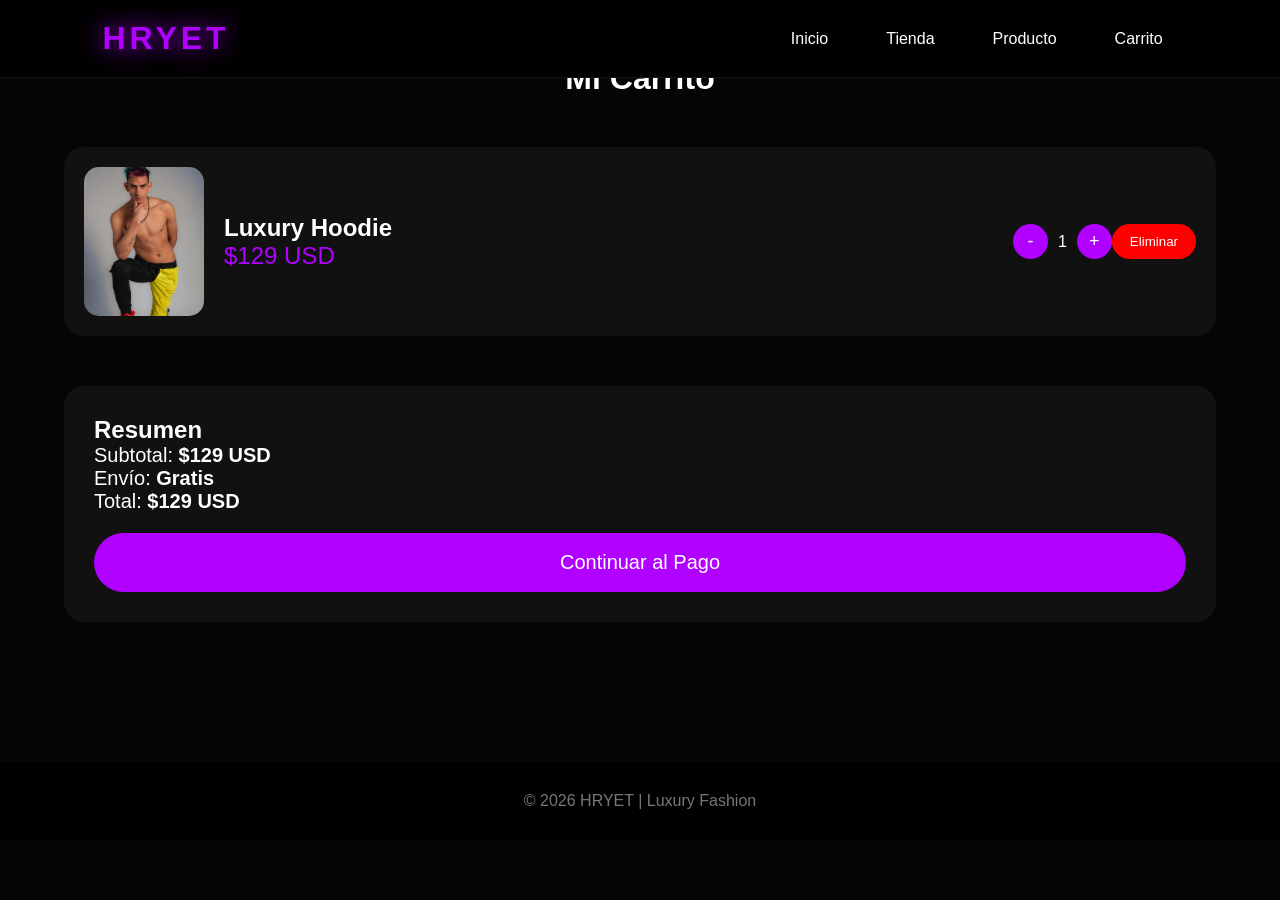
<file: carrito.html>
<!DOCTYPE html>
<html lang="es">
<head>
<meta charset="UTF-8">
<meta name="viewport" content="width=device-width, initial-scale=1.0">
<title>Carrito | HRYET</title>

<link rel="stylesheet" href="style.css">

<style>

body{
margin:0;
font-family:Arial,sans-serif;
background:#050505;
color:white;
}

header{
display:flex;
justify-content:space-between;
align-items:center;
padding:20px 8%;
background:#000;
}

.logo{
font-size:32px;
font-weight:bold;
color:#b000ff;
}

nav a{
color:white;
text-decoration:none;
margin:0 15px;
}

nav a:hover{
color:#b000ff;
}

.container{
width:90%;
max-width:1200px;
margin:auto;
padding:60px 0;
}

h1{
text-align:center;
margin-bottom:50px;
}

.item{
display:flex;
align-items:center;
justify-content:space-between;
background:#111;
padding:20px;
margin-bottom:20px;
border-radius:20px;
}

.item img{
width:120px;
border-radius:15px;
}

.info{
flex:1;
padding:0 20px;
}

.price{
font-size:24px;
color:#b000ff;
}

.quantity{
display:flex;
gap:10px;
align-items:center;
}

.quantity button{
width:35px;
height:35px;
border:none;
border-radius:50%;
background:#b000ff;
color:white;
font-size:18px;
cursor:pointer;
}

.remove{
background:red;
padding:10px 18px;
border:none;
border-radius:25px;
color:white;
cursor:pointer;
}

.summary{
margin-top:50px;
background:#111;
padding:30px;
border-radius:20px;
}

.summary h2{
margin-top:0;
}

.summary p{
font-size:20px;
}

.checkout{
width:100%;
padding:18px;
margin-top:20px;
background:#b000ff;
color:white;
border:none;
border-radius:40px;
font-size:20px;
cursor:pointer;
}

.checkout:hover{
background:#8d00d8;
}

footer{
margin-top:80px;
padding:30px;
text-align:center;
background:#000;
color:#777;
}

@media(max-width:768px){

.item{
flex-direction:column;
text-align:center;
}

.info{
padding:20px 0;
}

}

</style>

</head>

<body>

<header>

<div class="logo">HRYET</div>

<nav>

<a href="index.html">Inicio</a>

<a href="tienda.html">Tienda</a>

<a href="producto.html">Producto</a>

<a href="carrito.html">Carrito</a>

</nav>

</header>

<div class="container">

<h1>Mi Carrito</h1>

<div class="item">

<img src="IMG_9138.jpeg">

<div class="info">

<h2>Luxury Hoodie</h2>

<p class="price">$129 USD</p>

</div>

<div class="quantity">

<button>-</button>

<span>1</span>

<button>+</button>

</div>

<button class="remove">Eliminar</button>

</div>

<div class="summary">

<h2>Resumen</h2>

<p>Subtotal: <strong>$129 USD</strong></p>

<p>Envío: <strong>Gratis</strong></p>

<p>Total: <strong>$129 USD</strong></p>

<button class="checkout">
Continuar al Pago
</button>

</div>

</div>

<footer>

© 2026 HRYET | Luxury Fashion

</footer>

</body>
</html>
</file>
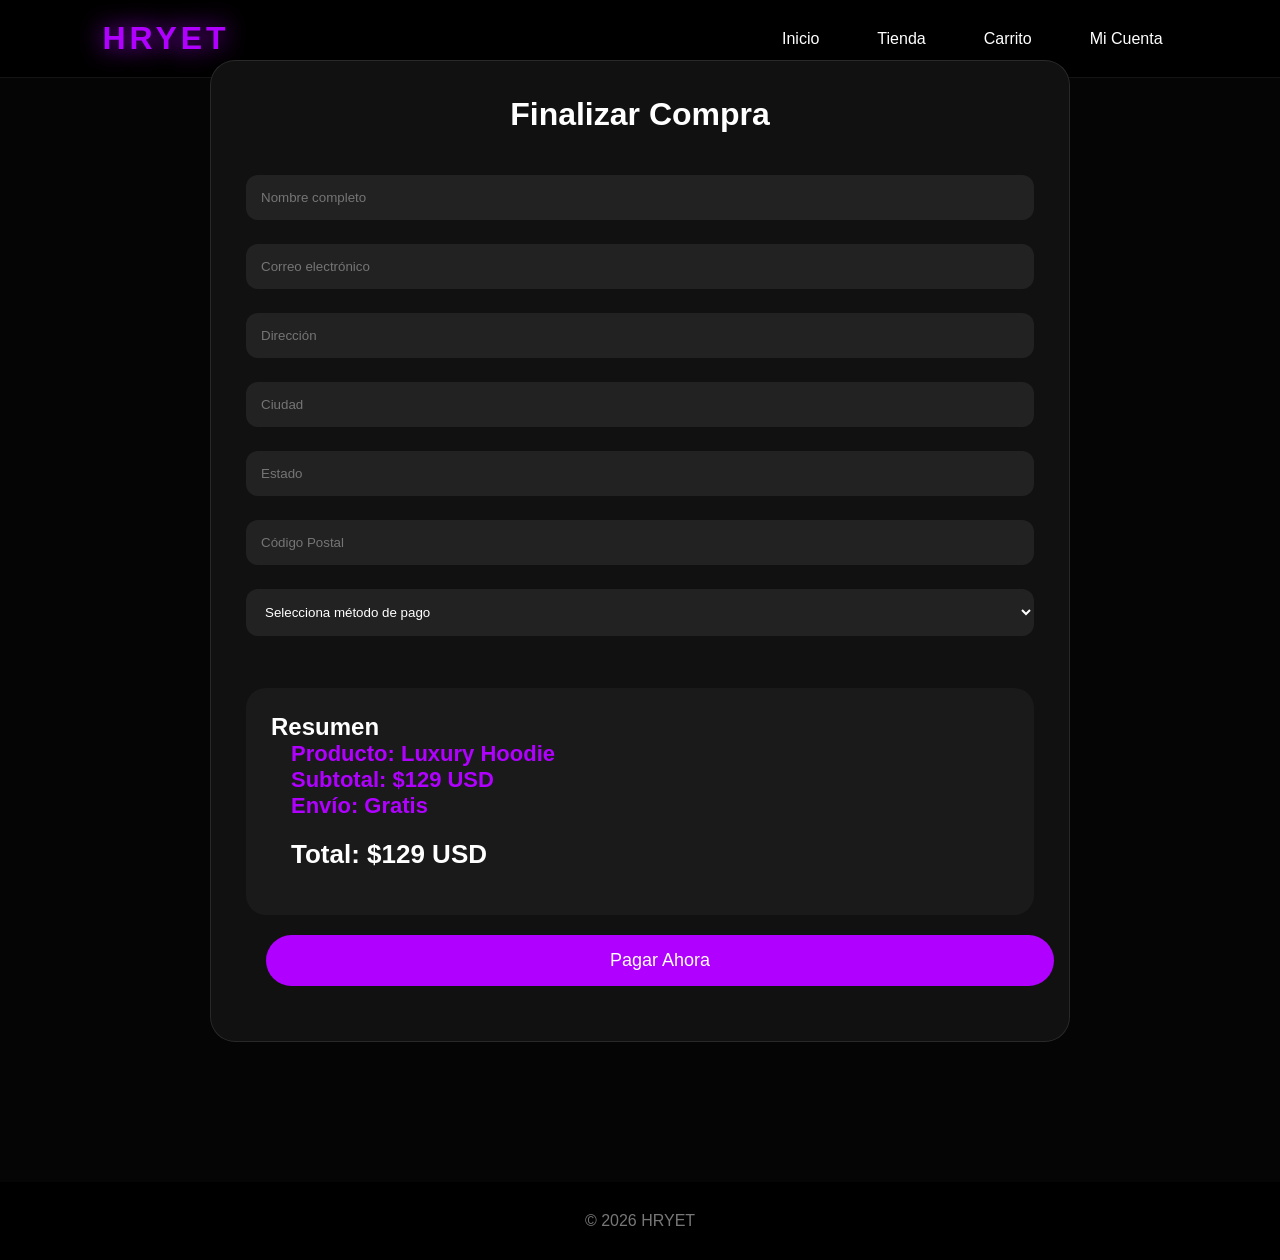
<file: checkout.html>
<!DOCTYPE html>
<html lang="es">

<head>

<meta charset="UTF-8">

<meta name="viewport" content="width=device-width, initial-scale=1.0">

<title>Checkout | HRYET</title>

<link rel="stylesheet" href="style.css">

<style>

body{
margin:0;
background:#050505;
color:white;
font-family:Arial,Helvetica,sans-serif;
}

header{
display:flex;
justify-content:space-between;
align-items:center;
padding:20px 8%;
background:#000;
}

.logo{
font-size:32px;
font-weight:bold;
color:#b000ff;
}

nav a{
color:white;
margin:0 15px;
text-decoration:none;
}

.container{
max-width:900px;
margin:auto;
padding:60px 20px;
}

.card{
background:#111;
padding:35px;
border-radius:25px;
}

input,select{

width:100%;

padding:15px;

margin:12px 0;

background:#222;

border:none;

border-radius:12px;

color:white;

box-sizing:border-box;

}

h1{

text-align:center;

margin-bottom:30px;

}

button{

width:100%;

padding:18px;

background:#b000ff;

border:none;

border-radius:40px;

color:white;

font-size:20px;

cursor:pointer;

margin-top:20px;

}

button:hover{

background:#8900cc;

}

.summary{

margin-top:40px;

padding:25px;

background:#1a1a1a;

border-radius:20px;

}

footer{

margin-top:80px;

padding:30px;

background:#000;

text-align:center;

color:#777;

}

</style>

</head>

<body>

<header>

<div class="logo">HRYET</div>

<nav>

<a href="index.html">Inicio</a>

<a href="tienda.html">Tienda</a>

<a href="carrito.html">Carrito</a>

<a href="cuenta.html">Mi Cuenta</a>

</nav>

</header>

<div class="container">

<div class="card">

<h1>Finalizar Compra</h1>

<input type="text" placeholder="Nombre completo">

<input type="email" placeholder="Correo electrónico">

<input type="text" placeholder="Dirección">

<input type="text" placeholder="Ciudad">

<input type="text" placeholder="Estado">

<input type="text" placeholder="Código Postal">

<select>

<option>Selecciona método de pago</option>

<option>Tarjeta</option>

<option>PayPal</option>

<option>Apple Pay</option>

<option>Google Pay</option>

</select>

<div class="summary">

<h2>Resumen</h2>

<p>Producto: Luxury Hoodie</p>

<p>Subtotal: $129 USD</p>

<p>Envío: Gratis</p>

<h3>Total: $129 USD</h3>

</div>

<button>Pagar Ahora</button>

</div>

</div>

<footer>

© 2026 HRYET

</footer>

</body>

</html>
</file>
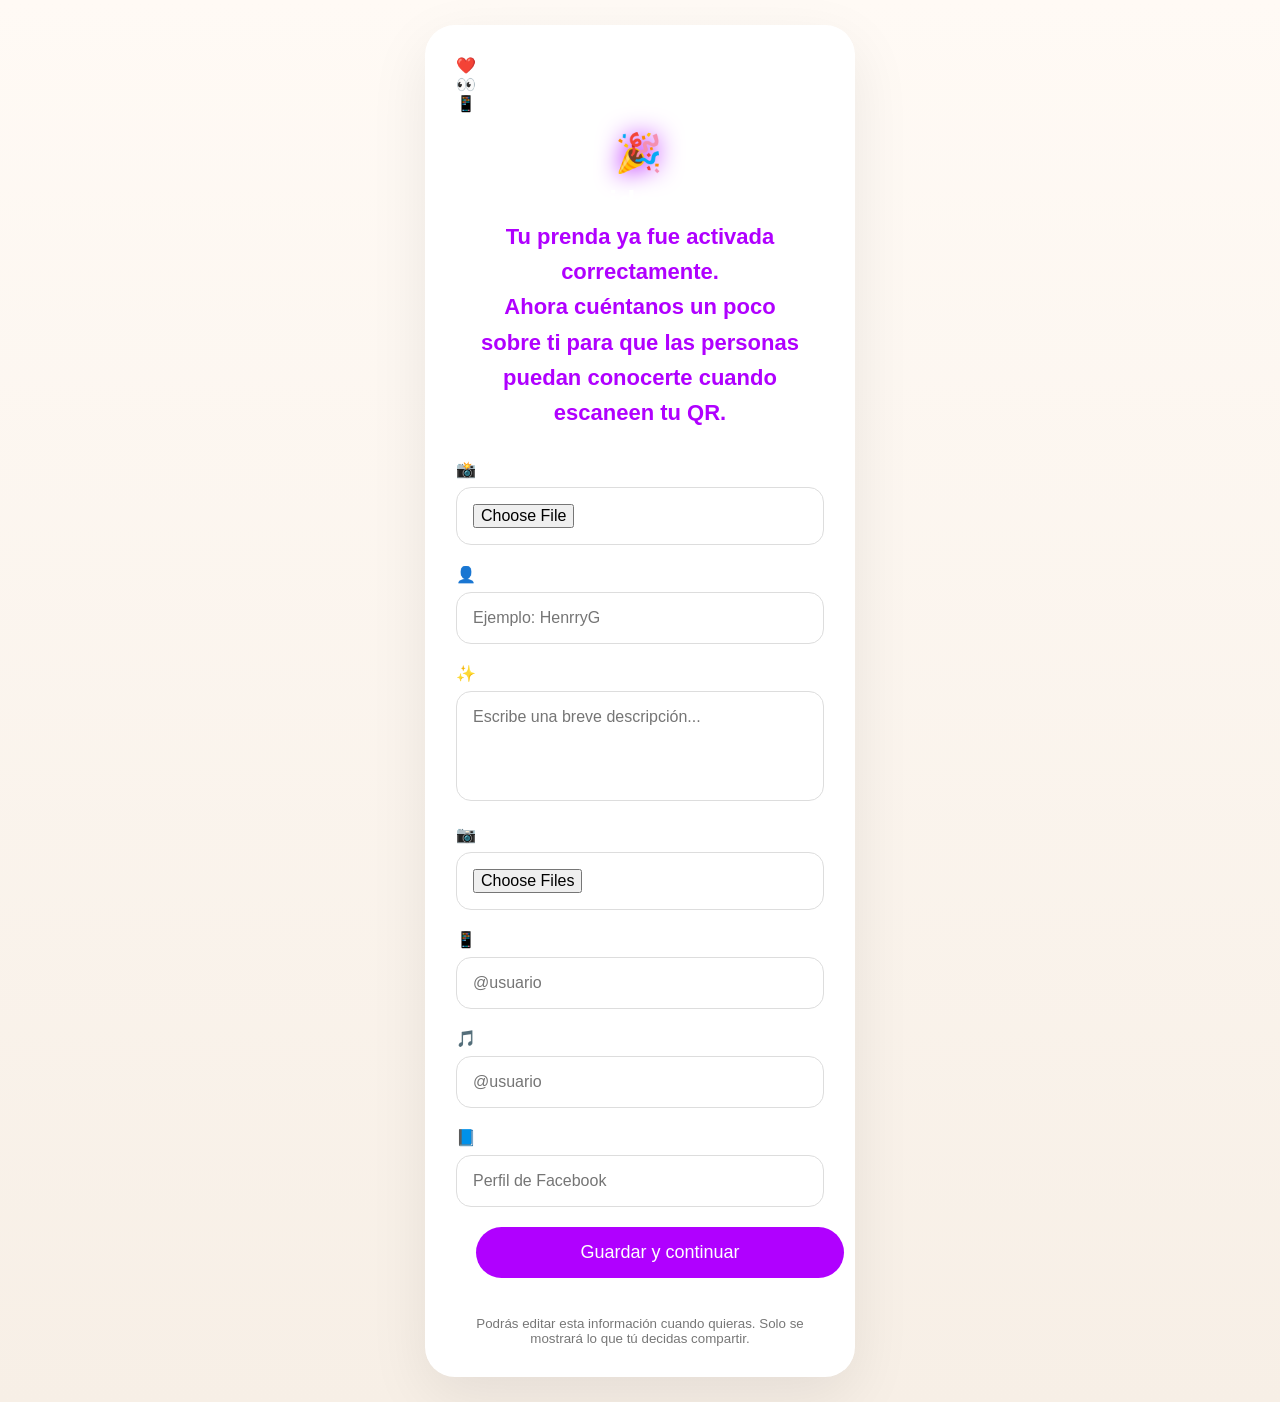
<file: crear-perfil.html>
<!DOCTYPE html>
<html lang="es">
<head>
<meta charset="UTF-8">
<meta name="viewport" content="width=device-width, initial-scale=1.0">

<title>Crear Perfil | HRYET</title>

<link href="https://fonts.googleapis.com/css2?family=Poppins:wght@300;400;600;700&display=swap" rel="stylesheet">

<link rel="stylesheet" href="style.css">
<link rel="stylesheet" href="css/qr.css">

<style>
body{
margin:0;
font-family:Poppins,sans-serif;
background:linear-gradient(180deg,#fffaf5,#f7efe6);
display:flex;
justify-content:center;
padding:25px;
}

.card{
width:100%;
max-width:430px;
background:white;
border-radius:30px;
padding:30px;
box-shadow:0 20px 60px rgba(0,0,0,.08);
animation:subir .8s ease;
}

@keyframes subir{
from{
opacity:0;
transform:translateY(40px);
}
to{
opacity:1;
transform:translateY(0);
}
}

.logo{
text-align:center;
font-size:38px;
margin-bottom:10px;
}

h1{
text-align:center;
margin:0;
font-size:30px;
}

p{
text-align:center;
color:#666;
line-height:1.6;
margin-bottom:30px;
}

label{
font-weight:600;
display:block;
margin-top:20px;
margin-bottom:8px;
}

input,textarea{
width:100%;
padding:16px;
border-radius:15px;
border:1px solid #ddd;
font-size:16px;
box-sizing:border-box;
}

textarea{
height:110px;
resize:none;
}

button{
margin-top:30px;
width:100%;
padding:18px;
background:#8b5cf6;
color:white;
font-size:18px;
border:none;
border-radius:18px;
cursor:pointer;
transition:.3s;
}

button:hover{
transform:scale(1.03);
background:#7442ef;
}

small{
display:block;
text-align:center;
margin-top:18px;
color:#777;
}
</style>

</head>
<script>

const formulario = document.querySelector("form");

formulario.addEventListener("submit", function(e){

e.preventDefault();

const boton = document.querySelector("button");

boton.innerHTML="🎉 Perfil guardado";

boton.style.background="#27ae60";

const mensaje=document.createElement("div");

mensaje.innerHTML="✨ Preparando tu perfil...";

mensaje.style.position="fixed";
mensaje.style.top="0";
mensaje.style.left="0";
mensaje.style.width="100%";
mensaje.style.height="100%";
mensaje.style.background="rgba(255,255,255,.95)";
mensaje.style.display="flex";
mensaje.style.alignItems="center";
mensaje.style.justifyContent="center";
mensaje.style.fontSize="28px";
mensaje.style.fontWeight="700";
mensaje.style.zIndex="9999";
mensaje.style.color="#7b2cff";

document.body.appendChild(mensaje);

setTimeout(()=>{

window.location.href="perfil.html";

},2500);

});

</script>
<body>

<div class="card">
<div class="numero" id="likes">❤️ 0</div>

<div class="numero" id="visitas">👀 0</div>

<div class="numero" id="escaneos">📱 0</div>

Miembro HRYET #000001

<div class="logo">🎉</div>

<h1>¡Bienvenido a HRYET!</h1>

<p>
Tu prenda ya fue activada correctamente.<br>
Ahora cuéntanos un poco sobre ti para que las personas puedan conocerte cuando escaneen tu QR.
</p>

<form>

<label>📸 Foto de perfil</label>
<input type="file">

<label>👤 Nombre o apodo</label>
<input type="text" placeholder="Ejemplo: HenrryG">

<label>✨ Cuéntanos algo de ti</label>
<textarea placeholder="Escribe una breve descripción..."></textarea>

<label>📷 Agrega tus fotos favoritas</label>
<input type="file" multiple>

<label>📱 Instagram</label>
<input type="text" placeholder="@usuario">

<label>🎵 TikTok</label>
<input type="text" placeholder="@usuario">

<label>📘 Facebook</label>
<input type="text" placeholder="Perfil de Facebook">

<button type="submit">
Guardar y continuar
</button>

<small>
Podrás editar esta información cuando quieras.
Solo se mostrará lo que tú decidas compartir.
</small>

</form>

</div>
<script>

let escaneos = localStorage.getItem("escaneos");

if (!escaneos) {
  escaneos = 0;
}

escaneos++;

localStorage.setItem("escaneos", escaneos);

document.getElementById("escaneos").innerHTML = "📱 " + escaneos;
</script>
</body>
</html>
</file>
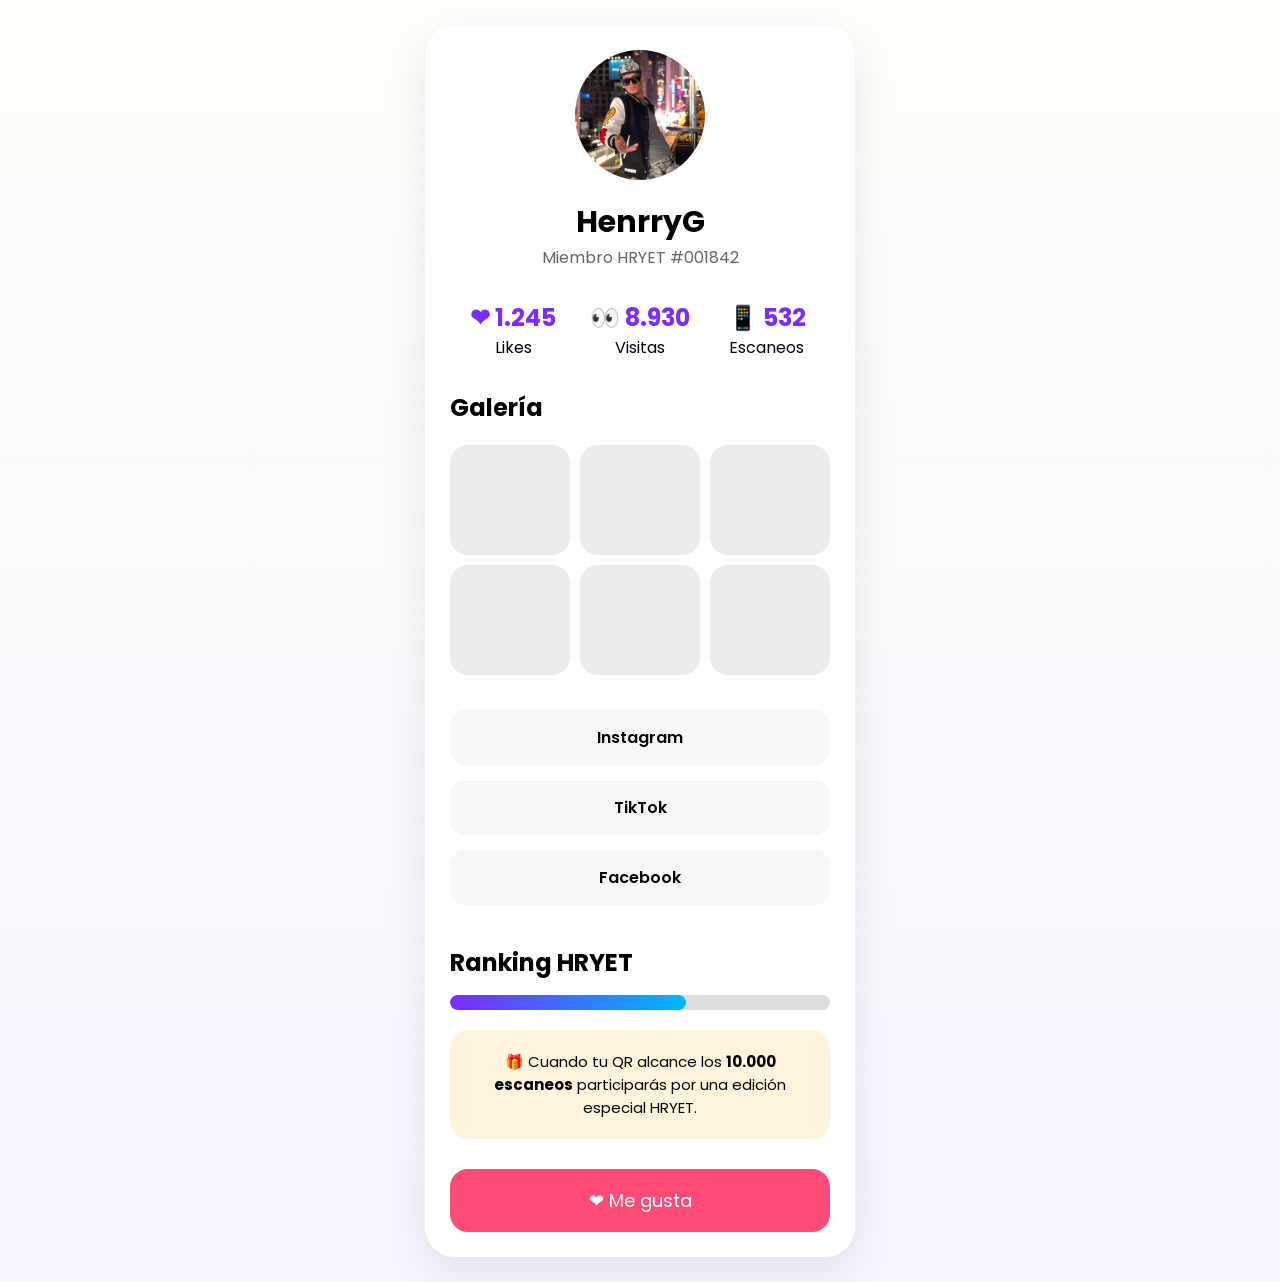
<file: perfil.html>
<!DOCTYPE html>
<html lang="es">
<head>

<meta charset="UTF-8">
<meta name="viewport" content="width=device-width,initial-scale=1.0">

<title>Perfil HRYET</title>

<link href="https://fonts.googleapis.com/css2?family=Poppins:wght@300;400;600;700&display=swap" rel="stylesheet">

<style>

*{
margin:0;
padding:0;
box-sizing:border-box;
font-family:Poppins,sans-serif;
}

body{

background:linear-gradient(180deg,#fffdf9,#f4f5ff);

padding:25px;

}

.card{

max-width:430px;

margin:auto;

background:white;

border-radius:30px;

padding:25px;

box-shadow:0 15px 45px rgba(0,0,0,.08);

animation:subir .8s;

}

@keyframes subir{

from{

opacity:0;

transform:translateY(40px);

}

to{

opacity:1;

transform:translateY(0);

}

}

.foto{

width:130px;

height:130px;

border-radius:50%;

background:#ddd;

margin:auto;

overflow:hidden;

}

.foto img{

width:100%;

height:100%;

object-fit:cover;

}

h1{

margin-top:20px;

text-align:center;

font-size:30px;

}

.usuario{

text-align:center;

color:#666;

margin-bottom:25px;

}

.stats{

display:flex;

justify-content:space-between;

margin:30px 0;

text-align:center;

}

.stats div{

flex:1;

}

.numero{

font-size:24px;

font-weight:bold;

color:#7b2cff;

}

.galeria{

display:grid;

grid-template-columns:repeat(3,1fr);

gap:10px;

margin-top:20px;

}

.galeria div{

background:#ececec;

height:110px;

border-radius:18px;

}

.redes{

margin-top:35px;

display:flex;

flex-direction:column;

gap:15px;

}

.red{

background:#f7f7f7;

padding:15px;

border-radius:15px;

text-align:center;

font-weight:600;

transition:.3s;

}

.red:hover{

background:#7b2cff;

color:white;

}

.rank{

margin-top:40px;

}

.progress{

margin-top:15px;

height:15px;

background:#ddd;

border-radius:50px;

overflow:hidden;

}

.progress span{

display:block;

height:100%;

width:62%;

background:linear-gradient(90deg,#7b2cff,#00b7ff);

border-radius:50px;

}

.premio{

margin-top:20px;

background:#fff5dc;

padding:20px;

border-radius:18px;

text-align:center;

font-size:15px;

}

.like{

margin-top:30px;

background:#ff4b78;

color:white;

padding:18px;

border:none;

width:100%;

font-size:18px;

border-radius:18px;

cursor:pointer;

}

</style>

</head>

<body>

<div class="card">

<div class="foto">

<img src="IMG_5617.jpeg">

</div>

<h1>HenrryG</h1>

<div class="usuario">

Miembro HRYET #001842

</div>

<div class="stats">

<div>

<div class="numero">❤ 1.245</div>

Likes

</div>

<div>

<div class="numero">👀 8.930</div>

Visitas

</div>

<div>

<div class="numero">📱 532</div>

Escaneos

</div>

</div>

<h2>Galería</h2>

<div class="galeria">

<div></div>

<div></div>

<div></div>

<div></div>

<div></div>

<div></div>

</div>

<div class="redes">

<div class="red">Instagram</div>

<div class="red">TikTok</div>

<div class="red">Facebook</div>

</div>

<div class="rank">

<h2>Ranking HRYET</h2>

<div class="progress">

<span></span>

</div>

</div>

<div class="premio">

🎁

Cuando tu QR alcance los

<strong>10.000 escaneos</strong>

participarás por una edición especial HRYET.

</div>

<button class="like">

❤ Me gusta

</button>

</div>

</body>

</html>
</file>
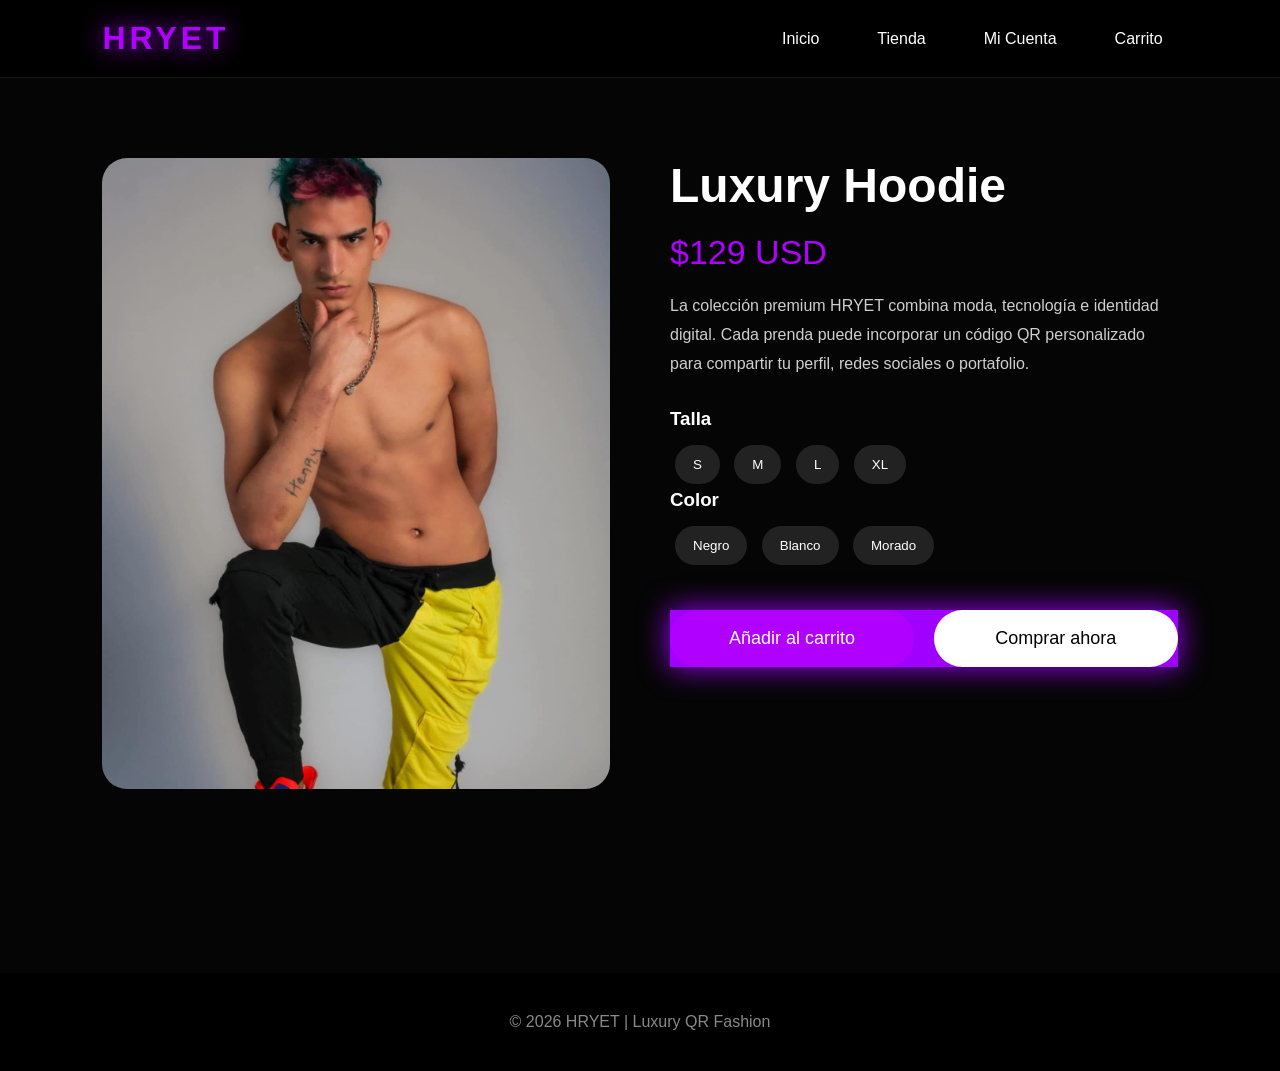
<file: producto.html>
<!DOCTYPE html>
<html lang="es">
<head>
<meta charset="UTF-8">
<meta name="viewport" content="width=device-width, initial-scale=1.0">

<title>Producto | HRYET</title>

<link rel="stylesheet" href="style.css">

<style>

body{
margin:0;
font-family:Arial,Helvetica,sans-serif;
background:#050505;
color:white;
}

header{
display:flex;
justify-content:space-between;
align-items:center;
padding:20px 8%;
background:#000;
position:sticky;
top:0;
z-index:999;
}

.logo{
font-size:32px;
font-weight:bold;
color:#b000ff;
}

nav a{
color:white;
text-decoration:none;
margin:0 15px;
}

nav a:hover{
color:#b000ff;
}

.container{
display:grid;
grid-template-columns:1fr 1fr;
gap:60px;
padding:80px 8%;
}

.product-image img{
width:100%;
border-radius:25px;
}

.product-info h1{
font-size:48px;
margin-bottom:10px;
}

.price{
font-size:34px;
color:#b000ff;
margin:20px 0;
}

.description{
color:#cfcfcf;
line-height:1.8;
}

.options{
margin-top:30px;
}

.options h3{
margin-bottom:10px;
}

.size button,
.color button{

padding:12px 18px;

margin:5px;

border:none;

border-radius:30px;

cursor:pointer;

background:#222;

color:white;

}

.size button:hover,
.color button:hover{

background:#b000ff;

}

.buy{

margin-top:40px;

display:flex;

gap:20px;

}

.buy button{

flex:1;

padding:18px;

font-size:18px;

border:none;

border-radius:40px;

cursor:pointer;

}

.cart{

background:#b000ff;

color:white;

}

.buy-now{

background:white;

color:black;

}

footer{

margin-top:100px;

padding:40px;

text-align:center;

background:#000;

color:#888;

}

@media(max-width:900px){

.container{

grid-template-columns:1fr;

}

}

</style>

</head>

<body>

<header>

<div class="logo">HRYET</div>

<nav>

<a href="index.html">Inicio</a>

<a href="tienda.html">Tienda</a>

<a href="#">Mi Cuenta</a>

<a href="#">Carrito</a>

</nav>

</header>

<section class="container">

<div class="product-image">

<img src="IMG_9138.jpeg">

</div>

<div class="product-info">

<h1>Luxury Hoodie</h1>

<div class="price">$129 USD</div>

<p class="description">

La colección premium HRYET combina moda, tecnología e identidad digital.
Cada prenda puede incorporar un código QR personalizado para compartir tu perfil, redes sociales o portafolio.

</p>

<div class="options">

<h3>Talla</h3>

<div class="size">

<button>S</button>

<button>M</button>

<button>L</button>

<button>XL</button>

</div>

<h3>Color</h3>

<div class="color">

<button>Negro</button>

<button>Blanco</button>

<button>Morado</button>

</div>

</div>

<div class="buy">

<button class="cart">Añadir al carrito</button>

<button class="buy-now">Comprar ahora</button>

</div>

</div>

</section>

<footer>

© 2026 HRYET | Luxury QR Fashion

</footer>

</body>
</html>
</file>
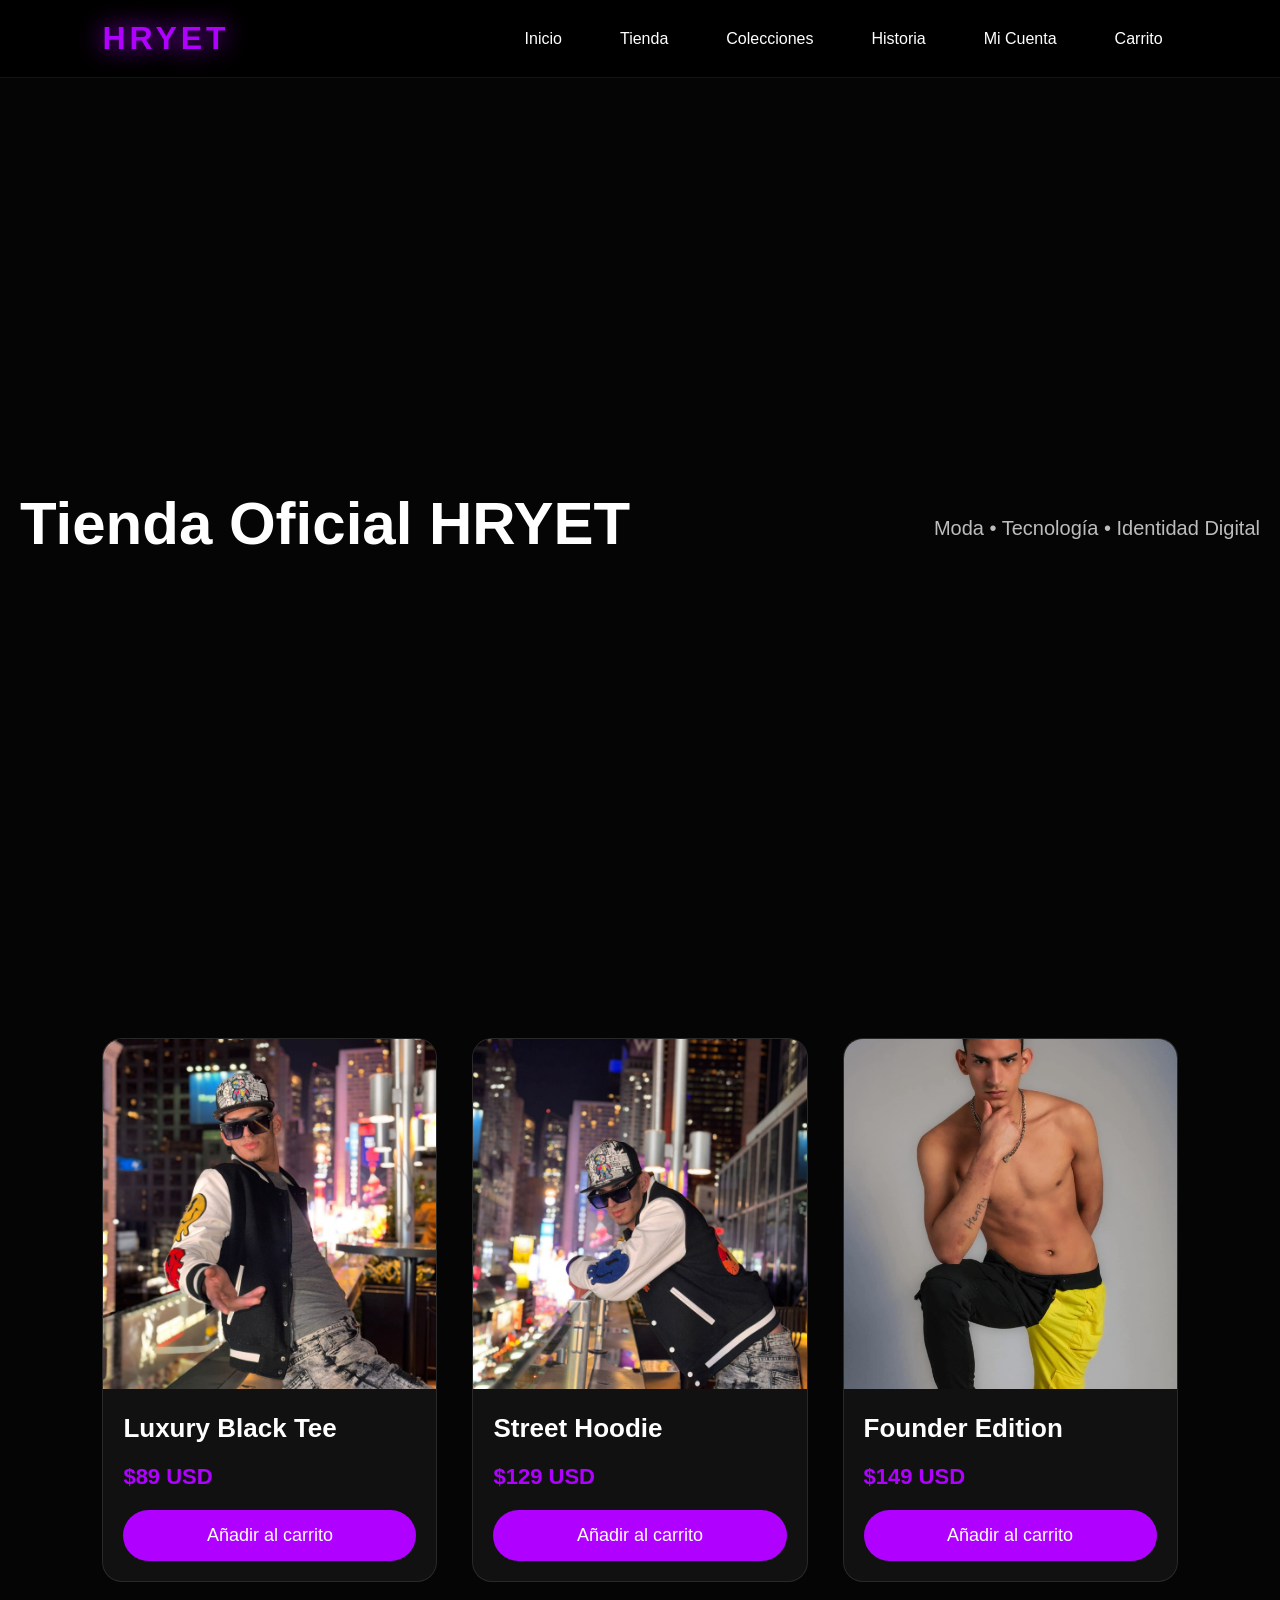
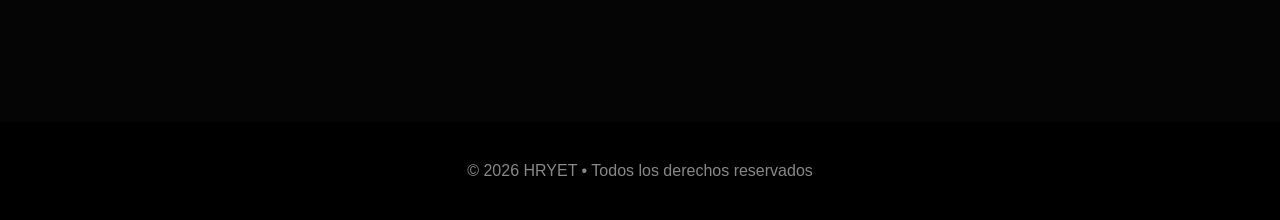
<file: tienda.html>
<!DOCTYPE html>
<html lang="es">
<head>
<meta charset="UTF-8">
<meta name="viewport" content="width=device-width, initial-scale=1.0">

<title>Tienda | HRYET</title>

<link rel="stylesheet" href="style.css">

<style>

body{
margin:0;
font-family:Arial,Helvetica,sans-serif;
background:#050505;
color:white;
}

header{
display:flex;
justify-content:space-between;
align-items:center;
padding:20px 8%;
background:black;
position:sticky;
top:0;
z-index:1000;
}

.logo{
font-size:32px;
font-weight:bold;
color:#b000ff;
}

nav a{
color:white;
text-decoration:none;
margin:0 15px;
transition:.3s;
}

nav a:hover{
color:#b000ff;
}

.hero{
text-align:center;
padding:80px 20px;
}

.hero h1{
font-size:60px;
margin-bottom:10px;
}

.hero p{
color:#bdbdbd;
font-size:20px;
}

.products{
display:grid;
grid-template-columns:repeat(auto-fit,minmax(280px,1fr));
gap:35px;
padding:60px 8%;
}

.card{
background:#111;
border-radius:20px;
overflow:hidden;
transition:.3s;
}

.card:hover{
transform:translateY(-10px);
box-shadow:0 0 35px rgba(176,0,255,.5);
}

.card img{
width:100%;
height:350px;
object-fit:cover;
}

.card h3{
padding:20px;
margin:0;
}

.card p{
padding:0 20px;
color:#b000ff;
font-size:22px;
font-weight:bold;
}

.card button{
margin:20px;
width:calc(100% - 40px);
padding:15px;
background:#b000ff;
border:none;
border-radius:40px;
color:white;
font-size:18px;
cursor:pointer;
transition:.3s;
}

.card button:hover{
background:white;
color:#b000ff;
}

footer{
text-align:center;
padding:40px;
background:#000;
margin-top:80px;
color:#888;
}

</style>

</head>

<body>

<header>

<div class="logo">HRYET</div>

<nav>

<a href="index.html">Inicio</a>

<a href="tienda.html">Tienda</a>

<a href="#">Colecciones</a>

<a href="#">Historia</a>

<a href="#">Mi Cuenta</a>

<a href="#">Carrito</a>

</nav>

</header>

<section class="hero">

<h1>Tienda Oficial HRYET</h1>

<p>Moda • Tecnología • Identidad Digital</p>

</section>

<section class="products">

<div class="card">

<img src="IMG_5617.jpeg" alt="Producto">

<h3>Luxury Black Tee</h3>

<p>$89 USD</p>

<button>Añadir al carrito</button>

</div>

<div class="card">

<img src="IMG_5618.jpeg" alt="Producto">

<h3>Street Hoodie</h3>

<p>$129 USD</p>

<button>Añadir al carrito</button>

</div>

<div class="card">

<img src="IMG_9138.jpeg" alt="Producto">

<h3>Founder Edition</h3>

<p>$149 USD</p>

<button>Añadir al carrito</button>

</div>

</section>

<footer>

© 2026 HRYET • Todos los derechos reservados

</footer>

</body>
</html>
</file>
<file: style.css>
*{
    margin:0;
    padding:0;
    box-sizing:border-box;
    font-family:'Montserrat',sans-serif;
}

body{
    background:#050505;
    color:#fff;
    overflow-x:hidden;
}

#particles{
    position:fixed;
    inset:0;
    background:
    radial-gradient(circle at 20% 20%,rgba(140,0,255,.25),transparent 40%),
    radial-gradient(circle at 80% 30%,rgba(90,0,255,.18),transparent 45%),
    radial-gradient(circle at 50% 80%,rgba(170,0,255,.15),transparent 40%);
    z-index:-2;
}

header{
    position:fixed;
    top:0;
    width:100%;
    display:flex;
    justify-content:space-between;
    align-items:center;
    padding:20px 8%;
    backdrop-filter:blur(15px);
    background:rgba(0,0,0,.25);
    border-bottom:1px solid rgba(255,255,255,.08);
}

.logo{
    font-size:34px;
    font-weight:900;
    color:#b000ff;
    letter-spacing:4px;
    text-shadow:0 0 25px #b000ff;
}

nav{
    display:flex;
    gap:28px;
}

nav a{
    color:white;
    text-decoration:none;
    transition:.3s;
}

nav a:hover{
    color:#b000ff;
}

.hero{
    min-height:100vh;
    display:flex;
    align-items:center;
    justify-content:space-between;
    padding:140px 8%;
}
.hero-left{
    max-width:600px;
    z-index:2;
}

.hero-left h1{
    font-size:72px;
    line-height:1;
    font-weight:900;
    text-transform:uppercase;
    margin-bottom:20px;
    text-shadow:0 0 35px rgba(176,0,255,.6);
}
.hero-left p{
    font-size:20px;
    color:#cfcfcf;
    margin-bottom:35px;
    line-height:1.7;
}

.buttons{
    display:flex;
    gap:20px;
}

.buttons button{
    padding:15px 35px;
    border:none;
    border-radius:50px;
    cursor:pointer;
    font-size:16px;
    font-weight:700;
    transition:.4s;
}

.buy{
    background:#a000ff;
    color:white;
    box-shadow:0 0 30px #a000ff;
}

.buy:hover{
    transform:translateY(-5px) scale(1.05);
}

.custom{
    background:transparent;
    color:white;
    border:2px solid #a000ff;
}

.custom:hover{
    background:#a000ff;
}

.hero-right{
    position:relative;
    display:flex;
    justify-content:center;
    align-items:center;
}

.hero-right img{
    width:420px;
    border-radius:25px;
    animation:float 5s ease-in-out infinite;
    box-shadow:0 0 60px rgba(176,0,255,.35);
}

.glow-ring{
    position:absolute;
    border:2px solid rgba(176,0,255,.45);
    border-radius:50%;
    animation:spin 18s linear infinite;
}

.ring1{
    width:470px;
    height:470px;
}

.ring2{
    width:560px;
    height:560px;
    animation-direction:reverse;
}

.ring3{
    width:650px;
    height:650px;
}

@keyframes float{
    0%,100%{
        transform:translateY(0px);
    }
    50%{
        transform:translateY(-18px);
    }
}

@keyframes spin{
    from{
        transform:rotate(0deg);
    }
    to{
        transform:rotate(360deg);
    }
}

@media(max-width:900px){

.hero{
flex-direction:column;
text-align:center;
}

.hero-left h1{
font-size:48px;
}

.hero-right img{
width:280px;
margin-top:40px;
}

nav{
display:none;
}

}
.particle{

position:absolute;

width:4px;

height:4px;

background:#b000ff;

border-radius:50%;

opacity:.5;

animation:floating 8s infinite ease-in-out;

box-shadow:0 0 12px #b000ff;

}

@keyframes floating{

0%{

transform:translateY(0px);

opacity:.2;

}

50%{

transform:translateY(-80px);

opacity:1;

}

100%{

transform:translateY(0px);

opacity:.2;

}

}
.collection{
padding:80px 8%;
background:#050505;
}

.collection h2{
font-size:48px;
text-align:center;
margin-bottom:50px;
color:white;
}

.products{
display:grid;
grid-template-columns:repeat(auto-fit,minmax(280px,1fr));
gap:35px;
}

.card{
background:rgba(255,255,255,.05);
border:1px solid rgba(255,255,255,.1);
border-radius:25px;
overflow:hidden;
transition:.4s;
backdrop-filter:blur(20px);
}

.card:hover{
transform:translateY(-15px) scale(1.03);
box-shadow:0 0 40px rgba(176,0,255,.5);
}

.card img{
width:100%;
height:350px;
object-fit:cover;
}

.card h3{
padding:20px;
font-size:26px;
color:white;
}

.card p{
padding:0 20px;
font-size:22px;
color:#b000ff;
font-weight:bold;
}

.card button{
margin:20px;
padding:15px 30px;
border:none;
border-radius:50px;
background:#b000ff;
color:white;
font-size:18px;
cursor:pointer;
transition:.3s;
}

.card button:hover{
background:white;
color:#b000ff;
}
.about{
    display:flex;
    align-items:center;
    justify-content:center;
    gap:60px;
    padding:120px 8%;
    flex-wrap:wrap;
}

.about-image img{
    width:380px;
    border-radius:20px;
    box-shadow:0 20px 60px rgba(0,0,0,.4);
    transition:.4s;
}

.about-image img:hover{
    transform:scale(1.05);
}

.about-text{
    max-width:600px;
}

.about-text h2{
    font-size:48px;
    margin-bottom:25px;
    color:white;
}

.about-text p{
    font-size:18px;
    color:#cfcfcf;
    line-height:1.8;
    margin-bottom:20px;
}

.about-text button{
    background:#b000ff;
    color:white;
    border:none;
    padding:15px 35px;
    border-radius:50px;
    cursor:pointer;
    transition:.3s;
}

.about-text button:hover{
    background:#8900cc;
    transform:translateY(-3px);
}
.about-text button:hover{
    background:#8900cc;
    transform:translateY(-3px);
}

/* ===========================
   EFECTOS PREMIUM
=========================== */

/* aquí empieza el código nuevo */
</file>
<file: css/qr.css>

</file>
